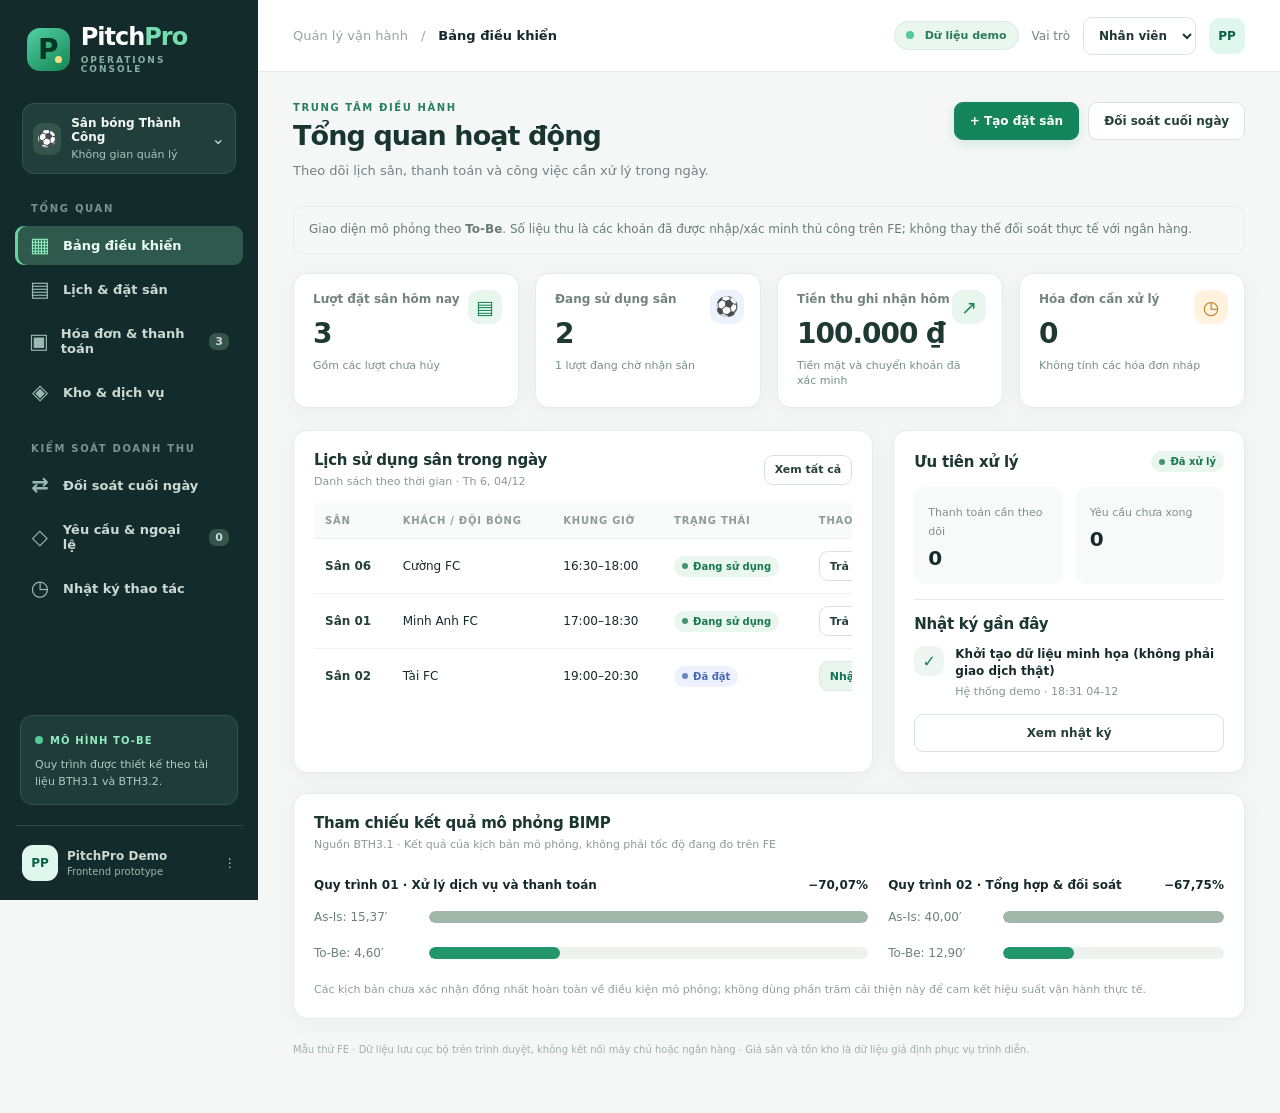
<file: PitchPro_ToBe_FE/index.html>
<!doctype html>
<html lang="vi">
<head>
  <meta charset="utf-8">
  <meta name="viewport" content="width=device-width, initial-scale=1">
  <meta name="theme-color" content="#12382f">
  <title>PitchPro · Quản lý sân & đối soát doanh thu</title>
  <link rel="stylesheet" href="assets/styles.css">
  <script defer src="assets/app.js"></script>
</head>
<body>
  <div class="app-shell">
    <aside class="sidebar" id="sidebar" aria-label="Điều hướng chính">
      <a href="#tong-quan" class="brand" aria-label="PitchPro trang chủ">
        <span class="brand-mark">P<span class="brand-mark-dot"></span></span>
        <span class="brand-title">Pitch<span>Pro</span><small>OPERATIONS CONSOLE</small></span>
      </a>
      <div class="workspace-switch"><span class="workspace-symbol">⚽</span><span><strong>Sân bóng Thành Công</strong><small>Không gian quản lý</small></span><span class="workspace-arrow">⌄</span></div>
      <p class="nav-label">TỔNG QUAN</p>
      <nav class="nav-main">
        <a class="nav-link" data-page="tong-quan" href="#tong-quan"><span class="nav-glyph">▦</span><span>Bảng điều khiển</span></a>
        <a class="nav-link" data-page="lich-san" href="#lich-san"><span class="nav-glyph">▤</span><span>Lịch & đặt sân</span></a>
        <a class="nav-link" data-page="hoa-don" href="#hoa-don"><span class="nav-glyph">▣</span><span>Hóa đơn & thanh toán</span><span class="nav-count" id="navBillCount">0</span></a>
        <a class="nav-link" data-page="kho-hang" href="#kho-hang"><span class="nav-glyph">◈</span><span>Kho & dịch vụ</span></a>
      </nav>
      <p class="nav-label">KIỂM SOÁT DOANH THU</p>
      <nav class="nav-main">
        <a class="nav-link" data-page="doi-soat" href="#doi-soat"><span class="nav-glyph">⇄</span><span>Đối soát cuối ngày</span></a>
        <a class="nav-link" data-page="ngoai-le" href="#ngoai-le"><span class="nav-glyph">◇</span><span>Yêu cầu & ngoại lệ</span><span class="nav-count" id="navIssueCount">0</span></a>
        <a class="nav-link" data-page="nhat-ky" href="#nhat-ky"><span class="nav-glyph">◷</span><span>Nhật ký thao tác</span></a>
      </nav>
      <div class="sidebar-spacer"></div>
      <div class="sidebar-note"><span class="mini-dot"></span><strong>MÔ HÌNH TO-BE</strong><p>Quy trình được thiết kế theo tài liệu BTH3.1 và BTH3.2.</p></div>
      <div class="sidebar-foot"><span class="avatar">PP</span><div><strong>PitchPro Demo</strong><small>Frontend prototype</small></div><span>⋮</span></div>
    </aside>
    <main class="main">
      <header class="topbar">
        <div class="header-left"><button id="mobileMenu" class="icon-button mobile-menu" type="button" aria-label="Mở menu">☰</button><span class="breadcrumb-muted">Quản lý vận hành</span><span class="breadcrumb-slash">/</span><strong id="breadcrumbCurrent">Bảng điều khiển</strong></div>
        <div class="top-actions"><span class="demo-pill"><span class="mini-dot"></span> Dữ liệu demo</span><label class="role-label" for="roleSelect">Vai trò</label><select id="roleSelect" class="role-select"><option value="staff">Nhân viên</option><option value="manager">Quản lý</option></select><span class="avatar avatar-top">PP</span></div>
      </header>
      <div class="main-content" id="appContent" aria-live="polite"></div>
    </main>
  </div>
  <div id="modalRoot"></div>
  <div id="toastRoot" role="status" aria-live="polite"></div>
</body>
</html>
</file>
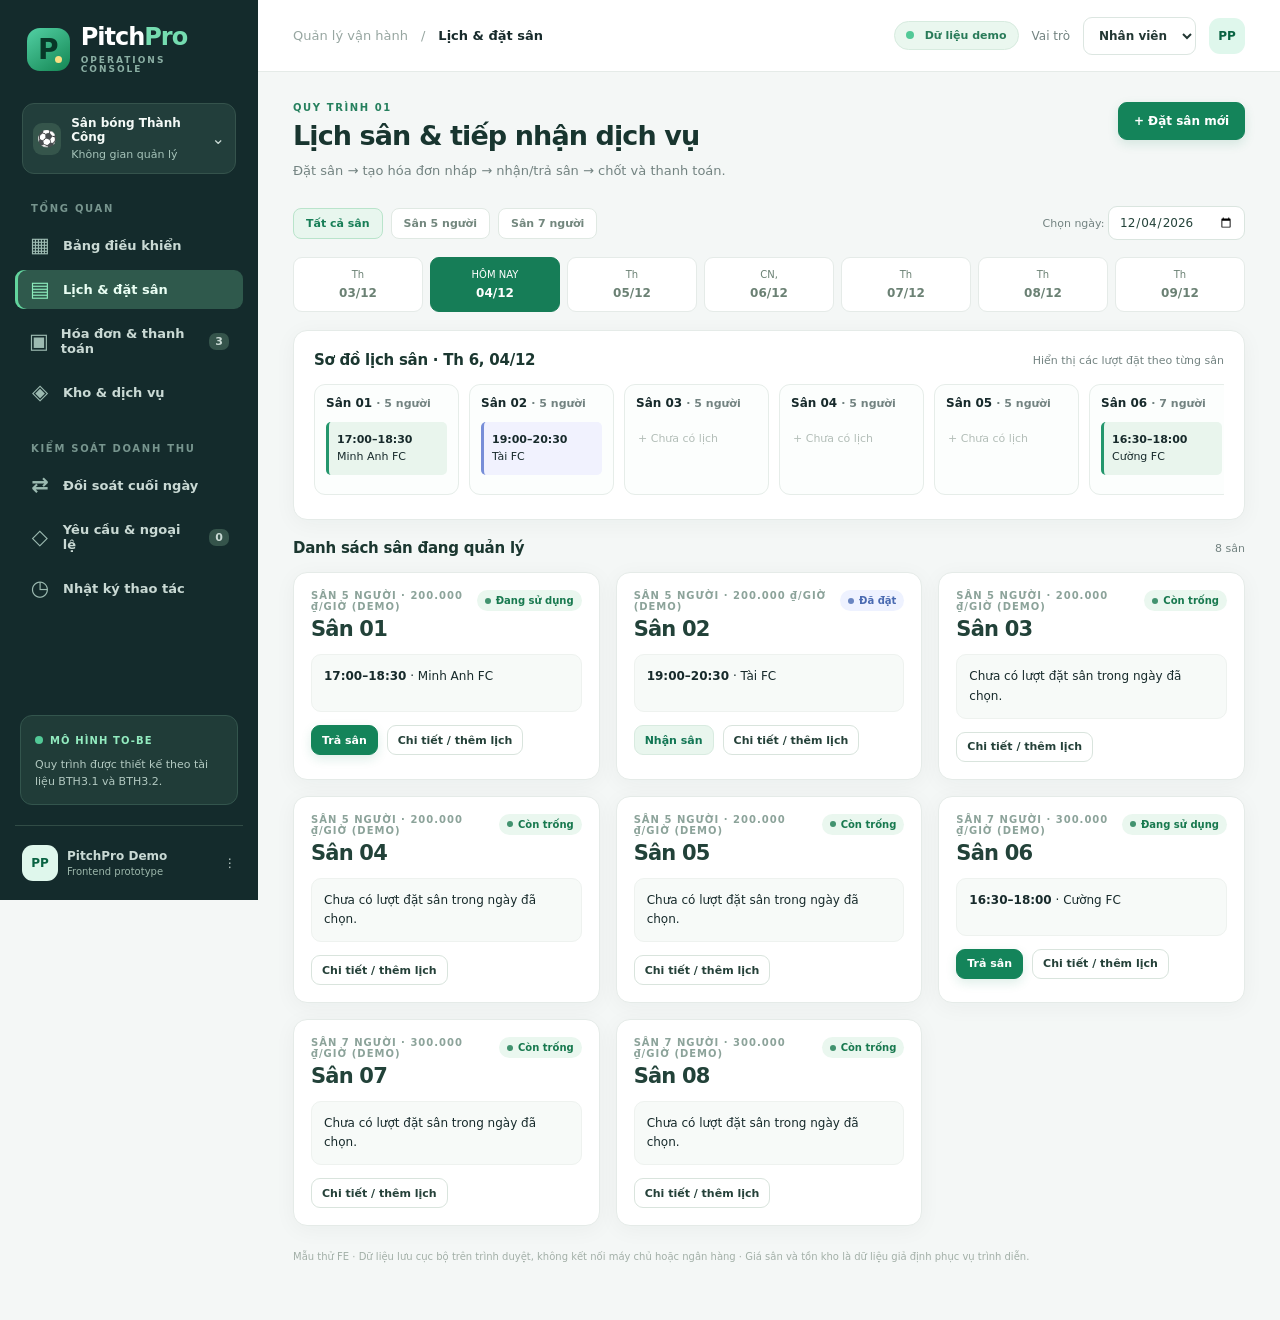
<file: PitchPro_ToBe_FE/pitch_list.html>
<!doctype html><html lang="vi"><head><meta charset="UTF-8"><meta name="viewport" content="width=device-width,initial-scale=1"><title>PitchPro · Lịch sân</title><meta http-equiv="refresh" content="0;url=index.html#lich-san"></head><body><p>Giao diện lịch sân đã được chuyển vào <a href="index.html#lich-san">PitchPro mới</a>.</p><script>location.replace('index.html#lich-san')</script></body></html>
</file>
<file: PitchPro_ToBe_FE/assets/styles.css>
:root{font-family:Inter,ui-sans-serif,system-ui,-apple-system,"Segoe UI",Arial,sans-serif;color:#172a2b;background:#f4f7f6;--primary:#147c57;--primary-dark:#096342;--sidebar:#142b2c;--muted:#738381;--line:#e5ebe8;--bg:#f4f7f6;--danger:#ba4b45;--amber:#ad7319;--shadow:0 4px 22px rgba(26,54,47,.045)}
*{box-sizing:border-box}html,body{margin:0;min-height:100%}button,input,select,textarea{font:inherit}button{cursor:pointer}button:disabled{opacity:.5;cursor:not-allowed}a{text-decoration:none;color:inherit}:focus-visible{outline:3px solid #8ce5bd;outline-offset:2px}.app-shell{display:flex;min-height:100vh}.sidebar{width:258px;background:var(--sidebar);color:#c9d9d4;min-height:100vh;display:flex;flex-direction:column;padding:25px 15px 19px;position:sticky;top:0;height:100vh;flex-shrink:0;z-index:20}.brand{display:flex;align-items:center;gap:11px;color:white;padding:0 12px 29px}.brand-mark{width:43px;height:43px;border-radius:13px;background:linear-gradient(145deg,#52d0a4,#148653);color:#083728;display:flex;align-items:center;justify-content:center;font-size:28px;font-weight:900;position:relative}.brand-mark-dot{width:7px;height:7px;background:#f9df83;border-radius:50%;position:absolute;right:8px;bottom:8px}.brand-title{font-size:24px;font-weight:850;letter-spacing:-1px;line-height:1}.brand-title>span{color:#75dcb0}.brand-title small{font-size:9px;letter-spacing:2px;font-weight:650;display:block;margin-top:7px;color:#8bafa4}.workspace-switch{background:#223e3b;border:1px solid #35534c;border-radius:12px;display:flex;align-items:center;gap:10px;padding:12px 10px;margin:0 7px 24px}.workspace-symbol{background:#35554b;width:32px;height:32px;border-radius:9px;display:grid;place-items:center}.workspace-switch strong,.workspace-switch small{display:block}.workspace-switch strong{font-size:12px;color:#f4faf7}.workspace-switch small{font-size:11px;color:#a6c4ba;margin-top:4px}.workspace-arrow{margin-left:auto}.nav-label{font-size:10px;letter-spacing:1.7px;color:#77958e;font-weight:800;margin:5px 16px 12px}.nav-main{display:flex;flex-direction:column;gap:5px;margin-bottom:26px}.nav-link{display:flex;gap:12px;align-items:center;padding:12px 14px;border-radius:9px;font-size:13px;font-weight:580;transition:.15s}.nav-link:hover{background:#28433e;color:white}.nav-link.active{background:#2f594c;color:#eafff4;box-shadow:inset 3px 0 0 #62d49d}.nav-glyph{width:22px;text-align:center;font-size:21px;line-height:15px;color:#9cbab1}.nav-link.active .nav-glyph{color:#8beabb}.nav-count{margin-left:auto;background:#35544b;border-radius:7px;font-size:11px;padding:2px 6px}.sidebar-spacer{flex:1}.sidebar-note{background:#203c38;border:1px solid #33554d;border-radius:12px;margin:0 5px 20px;padding:13px 14px}.mini-dot{width:8px;height:8px;display:inline-block;background:#52c997;border-radius:100%;margin-right:7px}.sidebar-note strong{font-size:10px;letter-spacing:1.1px;color:#93ebc0}.sidebar-note p{font-size:11px;line-height:1.6;color:#b2c9c1;margin:8px 0 0}.sidebar-foot{display:flex;align-items:center;border-top:1px solid #314c46;padding:19px 7px 0;gap:9px;font-size:12px}.sidebar-foot strong,.sidebar-foot small{display:block}.sidebar-foot small{color:#9bb6aa;margin-top:3px}.sidebar-foot>span:last-child{margin-left:auto}.avatar{border-radius:11px;background:#dff7ec;color:#096342;height:36px;width:36px;display:inline-flex;align-items:center;justify-content:center;font-size:12px;font-weight:850;flex-shrink:0}.main{min-width:0;flex:1;display:flex;flex-direction:column}.topbar{height:72px;background:white;border-bottom:1px solid var(--line);display:flex;align-items:center;justify-content:space-between;padding:0 35px;gap:12px;position:sticky;top:0;z-index:10}.header-left,.top-actions{display:flex;align-items:center;gap:13px;font-size:13px}.breadcrumb-muted,.breadcrumb-slash{color:#97a6a1}.demo-pill{font-size:11px;color:#297b59;background:#eaf7ef;border:1px solid #d7ebdf;border-radius:20px;padding:7px 11px;font-weight:700;white-space:nowrap}.role-label{color:var(--muted);font-size:12px}.role-select,.field-input,.filter-select{border:1px solid #dce6e1;background:white;border-radius:9px;padding:10px 11px;color:#233834}.role-select{font-size:12px;font-weight:700}.icon-button{border:0;background:transparent;font-size:19px;padding:5px}.mobile-menu{display:none}.main-content{padding:30px 35px 48px;max-width:1590px;width:100%;margin:0 auto}.eyebrow{color:#26805e;letter-spacing:1.6px;text-transform:uppercase;font-size:10px;font-weight:850}.page-heading{display:flex;align-items:flex-start;justify-content:space-between;gap:16px;margin-bottom:25px;flex-wrap:wrap}.page-heading h1{font-size:27px;letter-spacing:-.9px;line-height:1.23;margin:6px 0 9px;color:#18352f}.page-heading p{margin:0;color:var(--muted);font-size:13px;line-height:1.55}.heading-actions{display:flex;align-items:center;gap:9px;flex-wrap:wrap}.btn{display:inline-flex;justify-content:center;align-items:center;gap:8px;border:1px solid #d9e4dd;background:white;color:#254139;border-radius:9px;padding:10px 15px;font-size:12px;font-weight:750;min-height:38px;transition:.15s;white-space:nowrap}.btn:hover:not(:disabled){border-color:#85b49d;background:#f4faf7}.btn.primary{background:#14845a;color:white;border-color:#14845a;box-shadow:0 4px 11px #14845a24}.btn.primary:hover:not(:disabled){background:#106d4b;border-color:#106d4b}.btn.soft{color:#127654;background:#e9f6ee;border-color:#d8ebe0}.btn.danger{color:#ae4b40;border-color:#f0d9d3;background:#fff7f5}.btn.small{padding:7px 10px;font-size:11px;min-height:30px}.btn.linkish{background:transparent;border:none;padding:6px 0;color:#147e58}.btn.full{width:100%}.btn-row{display:flex;gap:9px;flex-wrap:wrap;align-items:center}.stats-grid{display:grid;grid-template-columns:repeat(4,minmax(0,1fr));gap:16px;margin-bottom:22px}.stat-card,.surface,.panel,.pitch-card{background:white;border:1px solid var(--line);border-radius:14px;box-shadow:var(--shadow)}.stat-card{padding:18px 19px;position:relative;overflow:hidden}.stat-label{font-size:12px;font-weight:630;color:#74847c}.stat-value{font-size:28px;font-weight:850;letter-spacing:-1px;color:#1d3931;margin:11px 0 8px}.stat-foot{font-size:11px;color:#779084;line-height:1.45}.stat-icon{position:absolute;right:16px;top:16px;width:34px;height:34px;background:#e7f7ee;color:#19825d;display:grid;place-items:center;font-size:19px;border-radius:11px}.stat-icon.amber{background:#fff3df;color:#bb7e1c}.stat-icon.blue{background:#edf2ff;color:#627ab6}.stat-icon.rose{background:#fff0ed;color:#b86056}.layout-2{display:grid;grid-template-columns:minmax(0,1.65fr) minmax(300px,1fr);gap:20px}.surface,.panel{padding:20px}.panel-title{font-size:15px;font-weight:800;color:#1b3730;letter-spacing:-.25px}.panel-head{display:flex;align-items:center;justify-content:space-between;gap:12px;margin-bottom:15px}.panel-caption{font-size:11px;color:#8b9a94;margin-top:6px}.divider{height:1px;background:var(--line);margin:15px 0}.kicker{color:#82918b;font-size:11px;text-transform:uppercase;font-weight:750;letter-spacing:1px}.table-wrap{overflow-x:auto;width:100%}table{width:100%;border-collapse:collapse;text-align:left;font-size:12px;min-width:610px}th{color:#8c9d95;text-transform:uppercase;font-size:10px;letter-spacing:.75px;font-weight:800;background:#f9fbfa}td,th{border-bottom:1px solid #eef2ef;padding:12px 11px;vertical-align:middle}tbody tr:hover{background:#fbfdfc}tbody tr:last-child td{border-bottom:0}.strong{font-weight:800;color:#264136}.muted{color:var(--muted)}.small-text{font-size:11px;color:var(--muted)}.money{font-weight:800;letter-spacing:-.15px;color:#215443}.tag{display:inline-flex;gap:5px;align-items:center;border-radius:20px;padding:5px 8px;font-size:10px;font-weight:800;white-space:nowrap;background:#f1f4f2;color:#647b71}.tag.green{background:#eaf7ef;color:#18794f}.tag.amber{background:#fff5e5;color:#ac751f}.tag.red{background:#fcecea;color:#ad4941}.tag.blue{background:#eef2ff;color:#496ab1}.tag.grey{background:#f3f6f4;color:#687c70}.tag:before{content:'';display:inline-block;width:6px;height:6px;border-radius:50%;background:currentColor;opacity:.8}.alert{padding:13px 15px;border-radius:10px;background:#eaf7ee;border:1px solid #d5ebde;color:#397759;font-size:12px;line-height:1.6;margin:0 0 19px}.alert.warn{color:#8f601f;background:#fff8e9;border-color:#f1e2bb}.alert.red{color:#b04f48;background:#fff2f0;border-color:#f1d6d2}.alert.neutral{background:#f5f8f6;border-color:#e7eeea;color:#687d72}.metric-row{display:flex;justify-content:space-between;font-size:12px;margin:12px 0 7px}.progress-bar{height:8px;background:#eaf0ec;border-radius:15px;overflow:hidden}.progress-fill{height:100%;border-radius:15px;background:#249167}.progress-fill.amber{background:#ecae53}.activity-list{display:flex;flex-direction:column}.activity-item{display:flex;gap:11px;padding:13px 0;border-bottom:1px solid #edf2ee}.activity-item:last-child{border-bottom:0}.activity-symbol{height:30px;width:30px;background:#edf6f0;border-radius:10px;display:grid;place-items:center;color:#158257;flex-shrink:0}.activity-item strong{font-size:12px;display:block;line-height:1.4}.activity-item p{font-size:11px;color:#84968b;margin:4px 0 0;line-height:1.5}.empty-state{text-align:center;padding:35px;color:#84988b;font-size:12px;line-height:1.7}.empty-illustration{display:block;font-size:33px;margin-bottom:8px}.inline-note{font-size:11px;color:#90a096;line-height:1.5}.toolbar{display:flex;justify-content:space-between;align-items:center;gap:10px;margin-bottom:17px;flex-wrap:wrap}.filters{display:flex;align-items:center;gap:8px;flex-wrap:wrap}.filter-btn{border-radius:8px;background:white;color:#73877e;border:1px solid #e0e9e3;padding:8px 12px;font-size:11px;font-weight:730}.filter-btn.active{background:#e8f6ee;color:#187e57;border-color:#b9e4cb}.date-input{border:1px solid #dae5df;background:white;border-radius:9px;padding:8px 10px;font-size:12px;color:#24433a}.pitch-grid{display:grid;grid-template-columns:repeat(auto-fill,minmax(244px,1fr));gap:16px}.pitch-card{padding:17px;display:flex;flex-direction:column;gap:13px;min-height:205px}.pitch-top{display:flex;align-items:flex-start;justify-content:space-between;gap:8px}.pitch-nr{font-size:21px;font-weight:840;color:#224239;letter-spacing:-.8px}.pitch-type{font-size:10px;letter-spacing:1px;color:#8ca39a;font-weight:750;margin-bottom:5px}.pitch-detail{background:#f7faf8;border:1px solid #eef2ef;border-radius:10px;padding:12px;min-height:58px;font-size:12px;line-height:1.6}.pitch-card .btn{margin-top:auto}.calendar-strip{display:grid;grid-template-columns:repeat(7,minmax(0,1fr));gap:7px;margin:0 0 18px}.day-pill{border:1px solid var(--line);background:white;border-radius:9px;padding:11px 5px;font-size:12px;color:#6b8174;text-align:center}.day-pill strong,.day-pill small{display:block}.day-pill small{font-size:10px;margin-bottom:6px}.day-pill.active{background:#167d57;color:white;border-color:#167d57}.schedule-board{display:flex;gap:10px;overflow-x:auto;padding-bottom:4px}.schedule-col{width:145px;min-width:145px;border:1px solid #e6ede9;border-radius:11px;padding:11px;background:#fcfefd}.schedule-head{font-size:12px;font-weight:800;margin-bottom:12px}.schedule-block{background:#e9f5ed;border-left:3px solid #23966c;border-radius:5px;font-size:11px;padding:10px 8px;margin-bottom:8px;line-height:1.5}.schedule-block.booked{background:#f1f2fe;border-color:#778ed8}.schedule-block.completed{background:#f3f5f4;border-color:#a3b5a8}.schedule-block.cancelled{background:#fcf1ef;border-color:#d69b91}.schedule-free{font-size:11px;color:#b3beb8;padding:10px 2px}.split-summary{display:grid;grid-template-columns:repeat(2,minmax(0,1fr));gap:13px}.summary-tile{background:#f7faf8;border-radius:11px;padding:14px}.summary-tile strong{display:block;font-size:20px;letter-spacing:-.5px;margin-top:7px}.summary-tile small{font-size:11px;color:#7f9187}.amount-big{font-size:26px;font-weight:850;letter-spacing:-.8px;color:#147c57}.step-list{display:flex;gap:8px;flex-wrap:wrap;margin:15px 0}.step{border:1px solid #dfe8e1;border-radius:30px;color:#809487;padding:7px 10px;font-size:11px;font-weight:720;background:white}.step.done{border-color:#cce6d7;background:#e7f6ed;color:#207c54}.step.current{border-color:#dcbd7d;background:#fff7e7;color:#a97116}.form-grid{display:grid;grid-template-columns:repeat(2,minmax(0,1fr));gap:13px}.field{display:flex;flex-direction:column;gap:7px}.field.full{grid-column:1/-1}.field label{font-size:11px;font-weight:800;color:#51675a}.field input,.field select,.field textarea{border:1px solid #dce7e0;border-radius:9px;min-height:40px;padding:9px 11px;background:white;color:#29463b;width:100%;font-size:13px}.field textarea{min-height:75px;resize:vertical}.field-hint{font-size:10px;color:#8da096}.two-amounts{display:grid;grid-template-columns:1fr 1fr;gap:12px}.moneyline{display:flex;justify-content:space-between;align-items:center;gap:9px;border-bottom:1px dashed #e2eae4;padding:9px 0;font-size:12px}.moneyline:last-child{border-bottom:0}.modal-backdrop{position:fixed;inset:0;background:#102c27ab;backdrop-filter:blur(3px);z-index:100;display:grid;place-items:center;padding:20px;overflow-y:auto}.modal-card{width:min(100%,590px);max-height:calc(100vh - 35px);overflow-y:auto;background:white;border-radius:17px;box-shadow:0 25px 90px #09231d48;padding:23px}.modal-card.wide{width:min(100%,750px)}.modal-heading{display:flex;justify-content:space-between;align-items:center;gap:10px;margin-bottom:14px}.modal-heading h2{margin:0;font-size:20px;letter-spacing:-.5px}.modal-close{height:32px;width:32px;border:0;background:#f3f7f4;border-radius:8px;color:#5e796c;font-size:23px}.modal-footer{display:flex;justify-content:flex-end;gap:8px;border-top:1px solid var(--line);margin-top:21px;padding-top:17px;flex-wrap:wrap}.modal-description{font-size:12px;line-height:1.6;color:#819187;margin:-2px 0 18px}.receipt{border:1px dashed #bcd5c4;border-radius:10px;padding:17px;background:#fafdFA}.receipt h3{font-size:15px;text-align:center;margin:0 0 9px}.receipt-note{font-size:10px;text-align:center;color:#9aa69f;margin-bottom:12px}.overline{font-size:10px;letter-spacing:1.2px;text-transform:uppercase;color:#6e9986;font-weight:800}.total-amount{font-size:28px;font-weight:900;color:#166e4d}.kpi-line{display:grid;grid-template-columns:1fr auto;gap:10px;border-bottom:1px solid #ecf2ed;padding:13px 0;font-size:12px}.kpi-line:last-child{border:0}.tone-soft{background:#f9fbfa;border:1px solid #edf1ee;border-radius:12px;padding:15px}.issue-card{border:1px solid #e4ebe6;border-radius:12px;background:white;padding:17px;margin-bottom:12px}.issue-head{display:flex;align-items:center;justify-content:space-between;gap:8px;flex-wrap:wrap}.issue-head h3{margin:0;font-size:14px}.issue-meta{font-size:11px;color:#8ca095;margin-top:8px}.issue-body{font-size:12px;line-height:1.7;color:#526d5d;margin:12px 0}.page-footer{font-size:10px;color:#a2afa7;margin-top:25px}.chart-row{display:flex;align-items:center;gap:10px;padding:11px 0;font-size:12px}.chart-row-label{min-width:105px;color:#6b8477}.chart-track{height:12px;flex:1;border-radius:10px;background:#edf2ee;overflow:hidden}.chart-track-fill{background:#23956a;height:100%;border-radius:10px}.chart-row-val{min-width:77px;text-align:right;font-weight:800}.toast{position:fixed;right:25px;bottom:25px;background:#153c2f;color:white;border-radius:11px;padding:13px 17px;box-shadow:0 10px 35px #173d3247;font-size:12px;max-width:350px;z-index:200}.toast.error{background:#ac4940}
@media(max-width:1180px){.sidebar{width:227px}.main-content{padding:25px 23px}.topbar{padding:0 22px}.stats-grid{grid-template-columns:repeat(2,1fr)}.layout-2{grid-template-columns:1fr}}
@media(max-width:820px){.sidebar{position:fixed;left:0;transform:translateX(-100%);transition:transform .2s;box-shadow:10px 0 40px #082a2636}.sidebar.open{transform:translateX(0)}.mobile-menu{display:block}.topbar{padding:0 14px}.main-content{padding:20px 13px}.breadcrumb-muted,.breadcrumb-slash,.role-label{display:none}.demo-pill{display:none}.page-heading h1{font-size:23px}.stats-grid{gap:9px}.stat-card{padding:14px}.stat-value{font-size:23px}.calendar-strip{gap:4px}.day-pill{padding:10px 1px;font-size:10px}.day-pill small{font-size:9px}.form-grid{grid-template-columns:1fr}.surface,.panel{padding:15px}.role-select{max-width:110px}}
@media(max-width:490px){.stats-grid{grid-template-columns:repeat(2,minmax(0,1fr))}.stat-icon{display:none}.stat-card{min-height:120px}.top-actions{gap:7px}.avatar-top{display:none}.modal-backdrop{padding:8px}.modal-card{padding:16px}.split-summary,.two-amounts{grid-template-columns:1fr}.page-heading{margin-bottom:17px}}
@media print{.sidebar,.topbar,.heading-actions,.btn,.modal-footer{display:none!important}.main-content{padding:0}.app-shell{display:block}body{background:white}}
@media print{.app-shell,#toastRoot{display:none!important}.modal-backdrop{display:block;position:static;padding:0;background:none;backdrop-filter:none}.modal-card{overflow:visible;max-height:none;box-shadow:none;border:0;width:100%}.modal-close,.modal-footer,.btn-row{display:none!important}#modalRoot{display:block!important}}
/* Grid items must be allowed to shrink so wide tables scroll inside cards on phones. */
.layout-2>* , .surface,.panel{min-width:0}
.table-wrap{max-width:100%;overflow-x:auto;overscroll-behavior-x:contain}
@media(max-width:820px){.layout-2{grid-template-columns:minmax(0,1fr)}}
</file>
